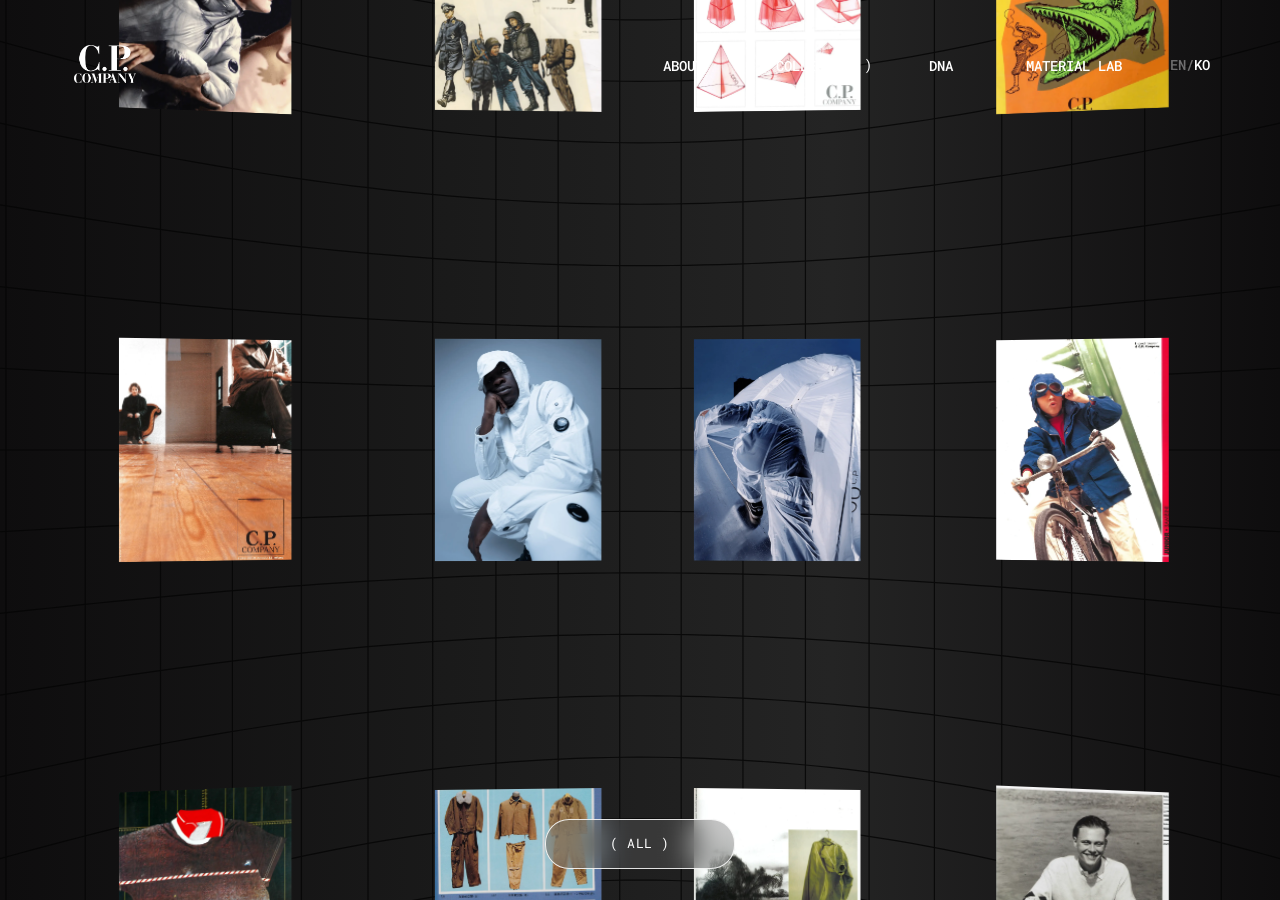
<file: collection.html>
<!doctype html>
<html lang="ko">
  <head>
    <meta charset="UTF-8" />
    <meta name="viewport" content="width=device-width, initial-scale=1.0" />

    <title>COLLECTION | C.P. Company</title>

    <!-- CSS -->
    <link rel="stylesheet" href="./css/style.css" />
    <link rel="stylesheet" href="./css/section/collection.css" />
  </head>

  <body>
    <!-- 헤더 -->
    <header id="header">
      <div class="header_inner">
        <!-- 로고 -->
        <h1 class="header_logo">
          <a href="./index.html">
            <img src="./img/logo.webp" alt="C.P. COMPANY" />
          </a>
        </h1>

        <!-- 헤더 오른쪽 -->
        <div class="header_right">
          <!-- PC 내비 -->
          <nav class="header_nav">
            <ul class="header_menu">
              <li class="header_item">
                <a href="about.html" class="header_link">
                  <span class="header_bracket header_bracket_left">(</span>
                  <span class="header_text">ABOUT</span>
                  <span class="header_bracket header_bracket_right">)</span>
                </a>
              </li>

              <li class="header_item">
                <a href="collection.html" class="header_link">
                  <span class="header_bracket header_bracket_left">(</span>
                  <span class="header_text">COLLECTION</span>
                  <span class="header_bracket header_bracket_right">)</span>
                </a>
              </li>

              <li class="header_item">
                <a href="dna.html" class="header_link">
                  <span class="header_bracket header_bracket_left">(</span>
                  <span class="header_text">DNA</span>
                  <span class="header_bracket header_bracket_right">)</span>
                </a>
              </li>

              <li class="header_item">
                <a href="material.html" class="header_link">
                  <span class="header_bracket header_bracket_left">(</span>
                  <span class="header_text">MATERIAL LAB</span>
                  <span class="header_bracket header_bracket_right">)</span>
                </a>
              </li>
            </ul>
          </nav>

          <!-- PC 한영 전환 -->
          <div class="header_language">
            <a href="#">EN</a>
            <span>/</span>
            <a href="#" class="header_active">KO</a>
          </div>

          <!-- 태블릿 메뉴 버튼 -->
          <button class="header_menu_btn" type="button">
            <span class="menu_text">MENU</span>
            <span class="close_text">× CLOSE</span>
          </button>
        </div>
      </div>
    </header>

    <!-- 태블릿 전체 메뉴 -->
    <div class="tablet_menu">
      <div class="tablet_language">
        <a href="#">EN</a>
        <span>/</span>
        <a href="#" class="header_active">KO</a>
      </div>

      <nav class="tablet_nav">
        <a href="about.html">ABOUT</a>
        <a href="collection.html">COLLECTION</a>
        <a href="dna.html">DNA</a>
        <a href="material.html">MATERIAL LAB</a>
      </nav>

      <div class="tablet_social">
        <a href="#" target="_blank">Instagram</a>
        <a href="#" target="_blank">Youtube</a>
        <a href="#" target="_blank">Kakao Talk</a>
      </div>
    </div>

    <!-- 컬렉션 -->
    <main id="main">
      <section id="collection" aria-label="C.P. Company Collection">
        <!-- 곡선형 배경 -->
        <div class="grid-background">
          <div class="grid-surface"></div>
        </div>

        <!-- 무한 스크롤 갤러리 -->
        <div class="collection-scene">
          <div class="collection-gallery" id="collectionGallery"></div>
        </div>

        <!-- 배경 클릭 시 카테고리 선택 해제 -->
        <button
          type="button"
          class="collection-overlay"
          id="collectionOverlay"
          aria-label="컬렉션 선택 해제"
          hidden
        ></button>

        <!-- 선택된 컬렉션 -->
        <div class="selected-gallery" id="selectedGallery" aria-hidden="true" inert></div>

        <!-- 카테고리 메뉴 -->
        <div class="category-menu" id="categoryMenu">
          <button
            type="button"
            class="category-trigger"
            id="categoryTrigger"
            aria-expanded="false"
            aria-controls="categoryPanel"
          >
            <span id="categoryLabel">( ALL )</span>
          </button>

          <div class="category-panel" id="categoryPanel" aria-hidden="true" inert>
            <button type="button" class="category-close" id="categoryClose" aria-label="메뉴 닫기">
              ×
            </button>

            <div class="category-list" id="categoryList">
              <button type="button" data-category="all">ALL</button>
              <button type="button" data-category="10-20">'10 - '20</button>
              <button type="button" data-category="00-10">'00 - '10</button>
              <button type="button" data-category="90-00">'90 - '00</button>
              <button type="button" data-category="80-90">'80 - '90</button>
              <button type="button" data-category="80-70">'80 - '70</button>
            </div>
          </div>
        </div>
      </section>
    </main>

    <!-- 상세페이지 모달 -->

    <dialog class="detail-modal" id="detailModal" aria-label="컬렉션 상세페이지">
      <!-- 닫기 버튼 -->
      <form method="dialog">
        <button type="submit" class="detail-close" id="detailClose" aria-label="상세페이지 닫기">
          ×
        </button>
      </form>

      <!-- 상세페이지 -->
      <iframe
        class="detail-frame"
        id="detailFrame"
        title="컬렉션 상세페이지"
        src="about:blank"
      ></iframe>
    </dialog>

    <!-- GSAP -->
    <script defer src="https://cdn.jsdelivr.net/npm/gsap@3.13.0/dist/gsap.min.js"></script>

    <!-- JS -->
    <script defer src="./js/header.js"></script>
    <script defer src="./js/collection.js"></script>

    <!-- 헤더 초기 실행 -->
    <script>
      document.addEventListener("DOMContentLoaded", () => {
        initHeader();
      });
    </script>
  </body>
</html>
</file>
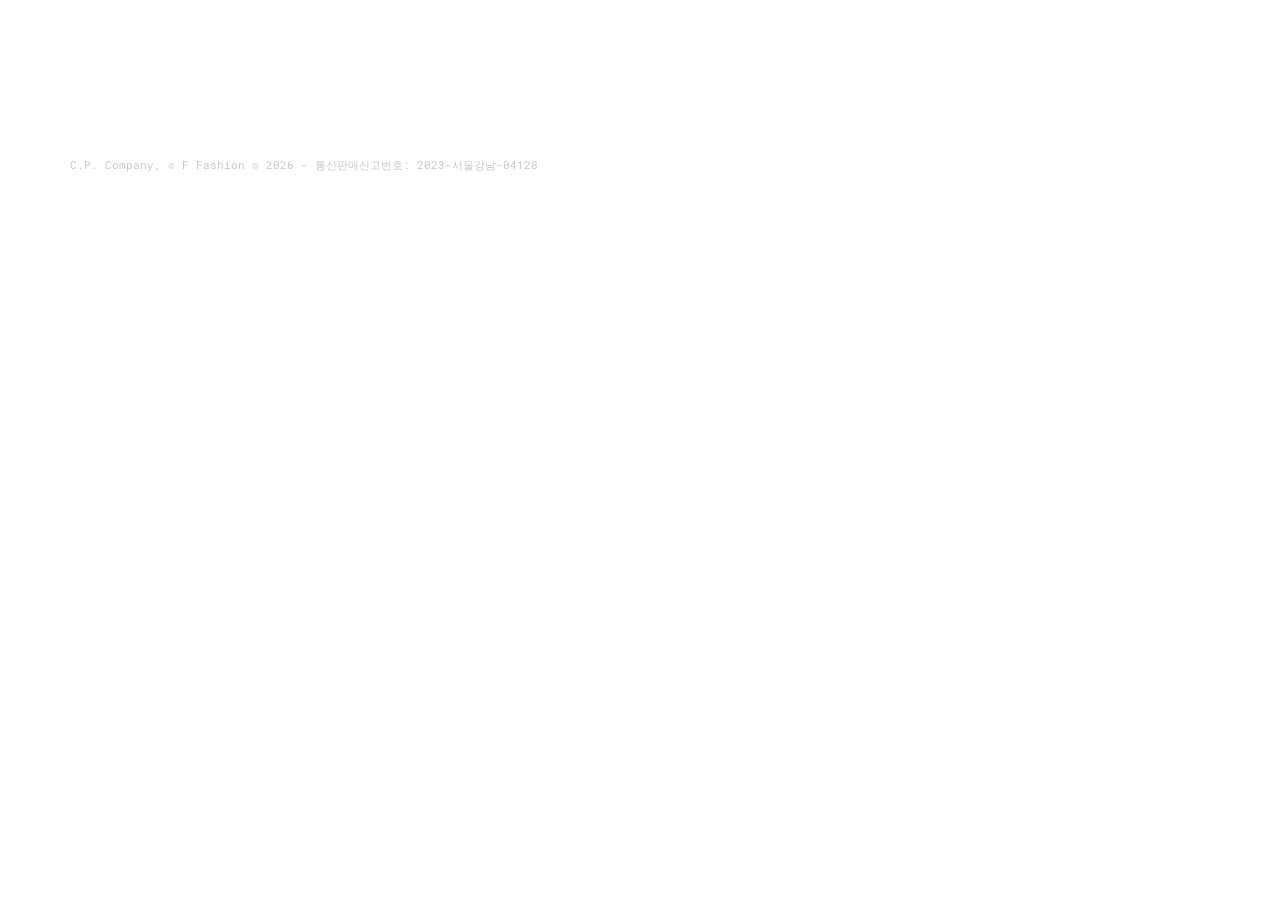
<file: components/footer.html>
<!doctype html>
<html lang="ko">
  <head>
    <meta charset="UTF-8" />
    <meta name="viewport" content="width=device-width, initial-scale=1.0" />
    <title>푸터</title>

    <!-- CSS -->
    <link rel="stylesheet" href="../css/style.css" />
    <link rel="stylesheet" href="../css/section/footer.css" />
  </head>

  <body>
    <!-- 푸터 -->
    <footer id="footer">
      <div class="footer_inner">
        <!-- 푸터 링크 -->
        <div class="footer_links">
          <!-- 01. 약관 -->
          <ul class="footer_group">
            <li>
              <a href="https://www.cpcompany.com/ko-kr/conditions-of-use.html">Terms of Use</a>
            </li>
            <li>
              <a href="https://www.cpcompany.com/ko-kr/privacy-policy-korea.html">Privacy Policy</a>
            </li>
            <li>
              <a href="https://www.cpcompany.com/ko-kr/corporate-information-kr.html"
                >Corporate Information</a
              >
            </li>
          </ul>

          <!-- 02. 서비스 -->
          <ul class="footer_group">
            <li>
              <a href="https://www.cpcompany.com/ko-kr/" target="_blank" rel="noopener noreferrer"
                >Stores</a
              >
            </li>
            <li>
              <a
                href="https://www.cpcompany.com/ko-kr/stores/"
                target="_blank"
                rel="noopener noreferrer"
                >Our Stores</a
              >
            </li>
            <li>
              <a
                href="https://www.cpcompany.com/ko-kr/certilogo.html"
                target="_blank"
                rel="noopener noreferrer"
                >Authenticity</a
              >
            </li>
          </ul>

          <!-- 03. SNS -->
          <ul class="footer_group">
            <li>
              <a
                href="https://www.instagram.com/cpcompany/"
                target="_blank"
                rel="noopener noreferrer"
                >Instagram ↗</a
              >
            </li>
            <li>
              <a
                href="https://www.youtube.com/@CPCompanyOfficial"
                target="_blank"
                rel="noopener noreferrer"
                >Youtube ↗</a
              >
            </li>
            <li>
              <a href="https://pf.kakao.com/_Ntwxlb" target="_blank" rel="noopener noreferrer"
                >Kakao Talk ↗</a
              >
            </li>
          </ul>

          <!-- 저작권 표시 -->
          <p class="footer_copy">Copyright © 1971. All rights reserved.</p>
        </div>

        <!-- 사업자 정보 -->
        <p class="footer_info">
          C.P. Company, © F Fashion © 2026 - 통신판매신고번호: 2023-서울강남-04128
        </p>
      </div>
    </footer>
  </body>
</html>
</file>
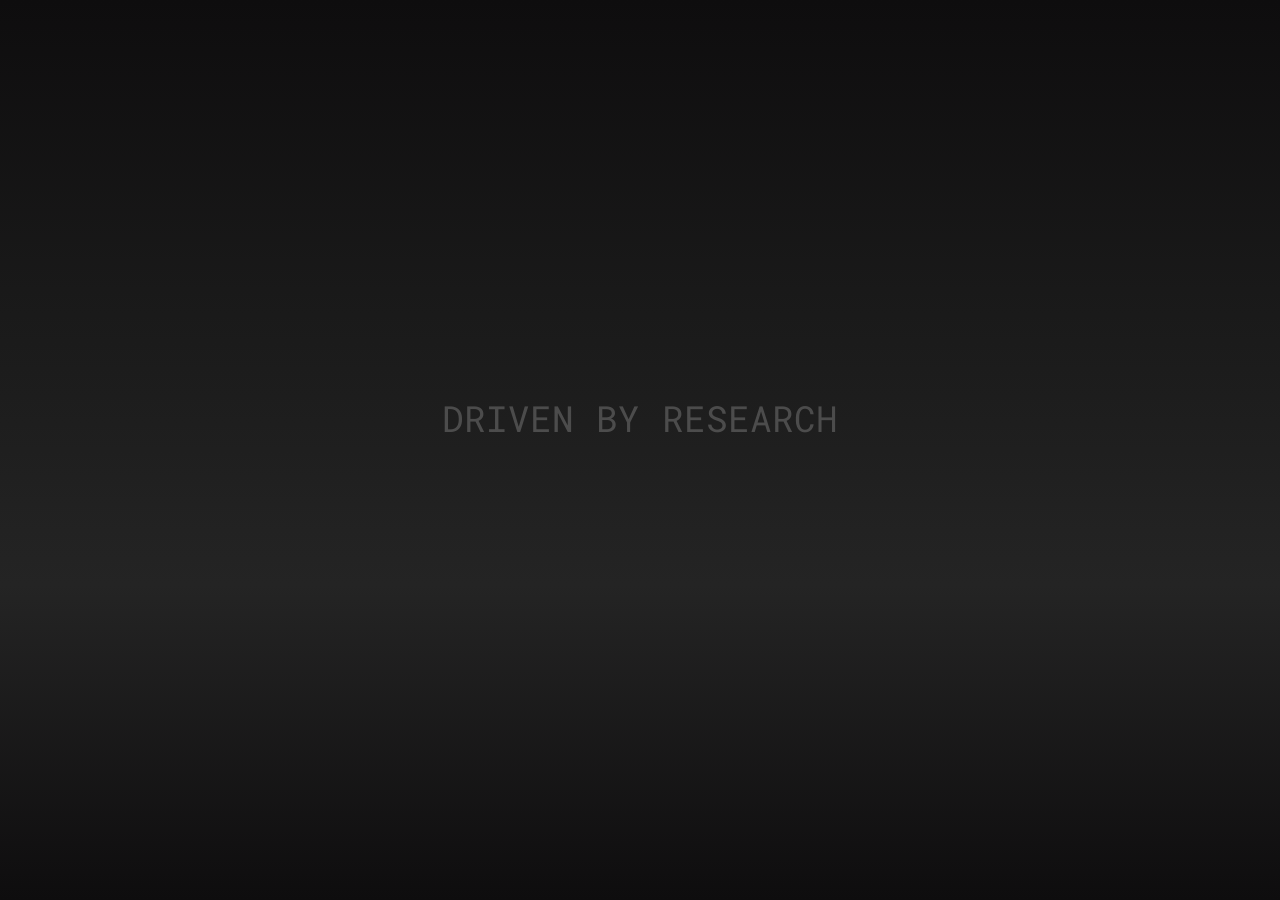
<file: components/loading.html>
<!doctype html>
<html lang="en">
  <head>
    <meta charset="UTF-8" />
    <meta name="viewport" content="width=device-width, initial-scale=1.0" />
    <title>LOADING</title>

    <!-- INTRO CSS -->
    <link rel="stylesheet" href="../css/setting/font.css" />
    <link rel="stylesheet" href="../css/setting/reset.css" />
    <link rel="stylesheet" href="../css/section/loading.css" />
  </head>

  <body>
    <!-- INTRO LOADING -->
    <div class="intro">
      <div class="intro_inner">
        <!-- 문구 영역 -->
        <div class="intro_text-wrap">
          <p class="intro_text">BORN IN 1971</p>
          <p class="intro_text">ROOTED IN UTILITY</p>
          <p class="intro_text">DRIVEN BY RESEARCH</p>
          <p class="intro_text">SHAPED BY FUNCTION</p>
          <p class="intro_text">MATERIALS REIMAGINED</p>
          <p class="intro_text">COLOUR IN MOTION</p>
          <p class="intro_text">DEFINED BY EXPERIMENT</p>
          <p class="intro_text">BEYOND THE ORDINARY</p>
        </div>

        <!-- 로고 영역 -->
        <div class="intro_logo">
          <!-- 왼쪽 로고 -->
          <div class="intro_logo-left">
            <img src="../img/loading/loading_logo_left.png" alt="" />
          </div>

          <!-- 오른쪽 로고 -->
          <div class="intro_logo-right">
            <img src="../img/loading/loading_logo_right.png" alt="" />
          </div>
        </div>
      </div>
    </div>

    <!-- 기존 메인 페이지 영역 -->

    <!-- GSAP -->
    <script src="https://cdnjs.cloudflare.com/ajax/libs/gsap/3.12.5/gsap.min.js"></script>

    <!-- INTRO JS -->
    <script src="../js/loading.js"></script>
  </body>
</html>
</file>
<file: css/style.css>
/* SETTING */
@import url("./setting/font.css");
@import url("./setting/reset.css");

/* COMMON */
@import url("./section/header.css");
@import url("./section/footer.css");
@import url("./section/loading.css");
</file>
<file: css/section/collection.css>
/* 기본 설정 */

html,
body {
  width: 100%;
  height: 100%;
}

body {
  background: #191919;
  color: #fff;
  overflow: hidden;
  overscroll-behavior: none;
}

button {
  font: inherit;
  cursor: pointer;
}
/* 헤더 클릭 영역 */
#header {
  pointer-events: none;
}
#header a,
#header button {
  pointer-events: auto;
}

/* 메인 영역 */

#main {
  width: 100%;
  height: 100%;
}

#collection {
  position: relative;
  width: 100%;
  height: 100vh;
  overflow: hidden;
  isolation: isolate;
}

/* 그리드 배경 */

.grid-background {
  position: absolute;
  inset: 0;
  z-index: 0;
  overflow: hidden;
  pointer-events: none;

  background: linear-gradient(90deg, #0e0d0e 0%, #1a1a1a 35%, #242424 65%, #0e0d0e 100%);
}

.grid-surface,
#roomGrid {
  width: 100%;
  height: 100%;
}

#roomGrid {
  display: block;
}

/* 컬렉션 갤러리 */

.collection-scene {
  position: absolute;
  inset: 0;
  z-index: 2;

  overflow-x: hidden;
  overflow-y: auto;
  overscroll-behavior: contain;
  scroll-behavior: auto;
  scrollbar-width: none;

  perspective: 1400px;
  perspective-origin: 50% 50%;
}

.collection-scene::-webkit-scrollbar {
  display: none;
}

.collection-gallery {
  display: grid;
  grid-template-columns: repeat(4, minmax(0, 1fr));
  grid-auto-rows: 50vh;

  width: 100%;
  transform-style: preserve-3d;

  pointer-events: none;
}

/* 컬렉션 이미지 */
.collection-item {
  position: relative;

  display: block;
  justify-self: center;
  align-self: center;

  width: 13vw;
  aspect-ratio: 3 / 4;

  transform-origin: center;

  backface-visibility: hidden;
  -webkit-backface-visibility: hidden;

  text-decoration: none;
  cursor: pointer;

  pointer-events: auto;
}

/* 이미지 위치 및 기울기 */

.collection-item:nth-child(4n + 1) {
  transform: translateX(3.6vw) rotateY(10deg);
}

.collection-item:nth-child(4n + 2) {
  transform: translateX(3vw) rotateY(3deg);
}

.collection-item:nth-child(4n + 3) {
  transform: translateX(-1.8vw) rotateY(-3deg);
}

.collection-item:nth-child(4n + 4) {
  transform: translateX(-3vw) rotateY(-10deg);
}

.collection-item img,
.selected-item img {
  position: absolute;
  inset: 0;

  display: block;
  width: 100%;
  height: 100%;

  object-fit: cover;
  pointer-events: none;
}

/* 헤더 */

.collection-header {
  position: absolute;
  top: 0;
  left: 0;
  z-index: 20;

  width: 100%;
  padding: 30px 2.65vw;

  display: flex;
  justify-content: space-between;
  align-items: flex-start;

  pointer-events: none;
}

.collection-header a {
  color: #fff;
  text-decoration: none;
  pointer-events: auto;
}

.collection-logo {
  display: flex;
  flex-direction: column;
  align-items: center;

  font-family: Georgia, serif;
  font-weight: 700;
  line-height: 0.8;
}

.collection-logo span {
  font-size: 31px;
}

.collection-logo small {
  margin-top: 6px;
  font-size: 12px;
}

.collection-nav {
  display: flex;
  align-items: center;
  gap: 50px;

  padding-top: 8px;

  font-family: Arial, sans-serif;
  font-size: 13px;
  font-weight: 600;
}

.language {
  font-size: 11px;
}

.language span {
  color: #686868;
}

/* 배경 블러 효과 */

.grid-background,
.collection-scene {
  transition: filter 0.4s ease;
}

#collection.is-selected .grid-background,
#collection.is-selected .collection-scene {
  filter: blur(12px) brightness(0.6);
}

/* 블러 영역 클릭 */

.collection-overlay {
  position: absolute;
  inset: 0;
  z-index: 5;

  width: 100%;
  height: 100%;

  border: none;
  background: transparent;
  cursor: default;
}

.collection-overlay[hidden] {
  display: none;
}

/* 선택된 컬렉션 */

.selected-gallery {
  position: absolute;
  z-index: 8;

  top: 30.2%;
  left: 50%;

  width: 83%;

  display: grid;
  grid-template-columns: repeat(5, minmax(0, 1fr));
  gap: 3.9vw;

  transform: translateX(-50%);

  opacity: 0;
  visibility: hidden;
  pointer-events: none;

  transition:
    opacity 0.3s ease,
    visibility 0.3s;
}

.selected-gallery.is-visible {
  opacity: 1;
  visibility: visible;
}

/* 선택된 컬렉션 이미지 */
.selected-item {
  position: relative;

  display: block;
  width: 100%;
  aspect-ratio: 0.72;

  overflow: hidden;

  pointer-events: auto;
  cursor: pointer;
}

/* 이미지 4개 중앙 정렬 */

.selected-gallery[data-count="4"] {
  width: calc(66.4% - 0.78vw);

  grid-template-columns: repeat(4, minmax(0, 1fr));
  gap: 3.9vw;
}

/* 카테고리 메뉴 */

.category-menu {
  position: absolute;
  z-index: 15;

  left: 50%;
  bottom: 3.4%;

  width: 190px;
  height: 50px;

  transform: translateX(-50%);
  overflow: hidden;

  border: 1px solid rgba(255, 255, 255, 0.85);
  border-radius: 24px;

  background: rgba(103, 103, 103, 0.36);
  backdrop-filter: blur(15px);
  -webkit-backdrop-filter: blur(15px);

  transition: height 0.35s ease;
}

.category-menu.is-open {
  height: 286px;
}

/* 카테고리 버튼 */

.category-trigger {
  position: absolute;
  left: 0;
  bottom: 0;

  width: 100%;
  height: 50px;

  border: none;
  background: transparent;

  color: #fff;
  font-family: "Roboto Mono", monospace;
  font-size: 13px;
  letter-spacing: 0.035em;
}

.category-menu.is-open .category-trigger {
  opacity: 0;
  pointer-events: none;
}

/* 카테고리 펼침 영역 */

.category-panel {
  position: absolute;
  inset: 0;

  display: flex;
  flex-direction: column;
  align-items: center;

  opacity: 0;
  pointer-events: none;

  transition: opacity 0.2s ease;
}

.category-menu.is-open .category-panel {
  opacity: 1;
  pointer-events: auto;
}

.category-close {
  width: 100%;
  height: 47px;

  flex-shrink: 0;

  border: none;
  background: transparent;

  color: #fff;
  font-size: 23px;
  font-weight: 200;
}

.category-list {
  width: 100%;

  display: flex;
  flex-direction: column;
}

.category-list button {
  width: 100%;
  height: 37px;

  flex-shrink: 0;

  border: none;
  background: transparent;

  color: #fff;
  font-family: "Roboto Mono", monospace;
  font-size: 13px;
  letter-spacing: 0.035em;
}

.category-list button[aria-pressed="true"]::before {
  content: "( ";
}

.category-list button[aria-pressed="true"]::after {
  content: " )";
}

/* 키보드 선택 표시 */

.collection-item:focus-visible,
.selected-item:focus-visible,
.category-menu button:focus-visible {
  outline: 2px solid #fff;
  outline-offset: 3px;
}

/* 상세페이지 모달 */

.detail-modal {
  --detail-scale: 0.6;

  position: fixed;
  inset: 0;

  width: calc(100vw * var(--detail-scale));
  height: 65vh;

  max-width: none;
  max-height: none;

  margin: auto;
  padding: 0;

  border: none;
  outline: none;

  background: #191919;

  overflow: hidden;
}

/* 상세페이지 닫기 버튼 */

.detail-close {
  position: absolute;
  top: 1.5vw;
  right: 1.5vw;
  z-index: 10;

  width: 40px;
  height: 40px;

  display: flex;
  justify-content: center;
  align-items: center;

  padding: 0;
  border: none;
  background: transparent;

  color: #fff;
  font-family: "Roboto Mono", monospace;
  font-size: 32px;
  font-weight: 300;
  line-height: 1;

  cursor: pointer;
}

.detail-modal:not([open]) {
  display: none;
}

/* 상세페이지 등장 */

.detail-modal[open] {
  animation: detailOpen 0.35s ease both;
}

@keyframes detailOpen {
  from {
    opacity: 0;
    transform: translateY(15px);
  }

  to {
    opacity: 1;
    transform: translateY(0);
  }
}

/* 상세페이지 뒤 배경 */

.detail-modal::backdrop {
  background: rgba(0, 0, 0, 0.55);

  backdrop-filter: blur(12px);
  -webkit-backdrop-filter: blur(12px);

  animation: detailBackdrop 0.35s ease both;
}

@keyframes detailBackdrop {
  from {
    opacity: 0;
  }

  to {
    opacity: 1;
  }
}

/* 상세페이지 불러오기 */

.detail-frame {
  position: absolute;
  top: 0;
  left: 0;

  display: block;

  width: 100vw;
  height: calc(100% / var(--detail-scale));

  transform: scale(var(--detail-scale));
  transform-origin: top left;

  border: none;
  background: #191919;
}

/* 포스터 클릭 강조 효과 제거 */
.gallery-item,
.gallery-item:hover,
.gallery-item:focus,
.gallery-item:focus-visible,
.gallery-item:active {
  outline: none !important;
  box-shadow: none !important;
  background: transparent !important;
  border: none !important;

  -webkit-tap-highlight-color: transparent;
}

/* 1024px 태블릿 */

@media (max-width: 1024px) {
  .collection-gallery {
    grid-auto-rows: 30vh;
  }

  /* 상세페이지 */
  .detail-modal {
    --detail-scale: 0.8;
    height: 70vh;
  }
}

/* 768px 태블릿 */

@media (max-width: 768px) {
  /* 컬렉션 3열 */

  .collection-gallery {
    grid-template-columns: repeat(3, minmax(0, 1fr));
    grid-auto-rows: 28.65vw;
  }

  .collection-item {
    width: 19.53vw;
  }

  /* 이미지 위치 및 기울기 */

  .collection-item:nth-child(n) {
    transform: none;
  }

  .collection-item:nth-child(3n + 1) {
    transform: translateX(3.4vw) rotateY(9deg);
  }

  .collection-item:nth-child(3n + 2) {
    transform: rotateY(0deg);
  }

  .collection-item:nth-child(3n + 3) {
    transform: translateX(-4.56vw) rotateY(-9deg);
  }

  /* 선택된 컬렉션 5개 */
  .selected-gallery {
    top: 35.5%;
    width: 88.5%;
    gap: 3.2vw;
  }

  .selected-item {
    aspect-ratio: 3 / 4;
  }

  /* 이미지 4개 중앙 정렬 */
  .selected-gallery[data-count="4"] {
    width: calc(70.8% - 0.64vw);

    grid-template-columns: repeat(4, minmax(0, 1fr));
    gap: 3.2vw;
  }

  /* 카테고리 메뉴 */
  .category-menu {
    bottom: 6%;
    width: clamp(174px, 25.8vw, 198px);
  }

  .category-menu.is-open {
    height: 306px;
  }

  .detail-modal {
    --detail-scale: 0.75;

    width: 75vw;
    height: 65vh;
  }
}

/* 480px 모바일 */

@media (max-width: 480px) {
  /* 컬렉션 2열 */

  .collection-gallery {
    width: 80vw;
    margin: 0 auto;

    grid-template-columns: repeat(2, minmax(0, 1fr));
    grid-auto-rows: 44.6vw;

    transform: translateX(-1.46vw);
  }

  /* 원통형 이미지 */

  .collection-item:nth-child(n) {
    width: 28vw;

    transform: translate3d(0, var(--wheel-y, 0px), var(--wheel-z, 0px))
      rotateX(var(--wheel-x, 0deg)) rotateY(var(--base-y, 0deg));

    will-change: transform;
  }

  /* 이미지 기본 기울기 */

  .collection-item:nth-child(2n + 1) {
    --base-y: 7deg;
  }

  .collection-item:nth-child(2n) {
    --base-y: -7deg;
  }

  /* 선택된 컬렉션 3 + 2 배열 */

  .selected-gallery {
    top: 48%;
    left: 50%;

    width: min(92%, 390px);

    display: grid;
    grid-template-columns: repeat(6, minmax(0, 1fr));

    column-gap: 1.7vw;
    row-gap: clamp(12px, 5vw, 24px);

    justify-items: center;
    align-items: center;

    transform: translate(-50%, -50%);
  }

  .selected-item {
    grid-column: span 2;

    width: min(100%, clamp(96px, 23.3vw, 112px), 15vh);
    aspect-ratio: 0.72;

    overflow: hidden;
    pointer-events: auto;
  }

  /* 아랫줄 이미지 2개 중앙 정렬 */

  .selected-item:nth-child(4) {
    grid-column: 2 / span 2;
  }

  .selected-item:nth-child(5) {
    grid-column: 4 / span 2;
  }

  /* 이미지 4개일 때 2 + 2 배열 */

  .selected-gallery[data-count="4"] {
    width: min(75%, 270px);

    grid-template-columns: repeat(2, minmax(0, 1fr));
    column-gap: 3vw;
  }

  .selected-gallery[data-count="4"] .selected-item:nth-child(n) {
    grid-column: auto;
  }

  /* 카테고리 메뉴 */

  .category-menu {
    bottom: 3%;

    width: clamp(150px, 36.25vw, 174px);
    height: 40px;

    border-radius: 22px;
  }

  .category-trigger {
    height: 40px;
  }

  .category-menu.is-open {
    height: 330px;
  }

  .category-close {
    height: 50px;
  }

  .category-list button {
    height: 43px;
  }

  /* 상세페이지 */
  .detail-modal {
    --detail-scale: 0.92;

    width: 92vw;
    height: 84vh;
    height: 84dvh;
  }
}

/* 모션 최소화 설정 */

@media (prefers-reduced-motion: reduce) {
  .detail-modal[open],
  .detail-modal::backdrop {
    animation: none;
  }
}
</file>
<file: css/section/footer.css>
/* 푸터 */

#footer {
  width: 100%;
  padding: clamp(1.5rem, 2.5vw, 3rem) 70px;
  margin-top: auto;
}

.footer_inner {
  width: 100%;
  font-family: "Roboto Mono", monospace;
}

/* 푸터 링크 */

.footer_links {
  display: flex;
  align-items: flex-start;
  width: 100%;
  gap: clamp(1.5rem, 3vw, 3.5625rem);
}

/* 링크 그룹 */

.footer_group {
  display: flex;
  flex-direction: column;
  gap: 0.75rem;
}

.footer_group a {
  display: inline-block;
  color: #fff;
  font-size: 0.875rem;
  font-weight: 400;
  line-height: 1.5;
  white-space: nowrap;
  transition: opacity 0.3s ease;
}

.footer_group a:hover {
  opacity: 0.5;
}

/* 저작권 표시 */

.footer_copy {
  align-self: flex-end;
  margin-left: auto;
  color: #fff;
  font-size: 0.875rem;
  font-weight: 400;
  white-space: nowrap;
}

/* 사업자 정보 */

.footer_info {
  margin-top: clamp(2rem, 2.76vw, 3.3125rem);
  color: #c7c7c7;
  font-size: 0.7rem;
  font-weight: 400;
  line-height: 1.5;
}

/* 노트북 */

@media (max-width: 1024px) {
  #footer {
    padding-inline: 54px;
  }

  .footer_links {
    flex-wrap: wrap;
    column-gap: clamp(1.5rem, 4vw, 3.5625rem);
    row-gap: 2rem;
  }

  .footer_copy {
    width: 100%;
    text-align: right;
  }
}

/* 태블릿 */

@media (max-width: 768px) {
  #footer {
    padding: clamp(1.25rem, 5vw, 2.5rem) 40px;
  }

  .footer_links {
    display: grid;
    grid-template-columns: repeat(3, max-content);
    column-gap: clamp(1.5rem, 4vw, 3.5625rem);
    row-gap: 2rem;
    align-items: start;
  }

  .footer_copy {
    grid-column: 1 / -1;
    width: 100%;
    margin-left: 0;
    justify-self: start;
    align-self: start;
    text-align: left;
  }
}

/* 모바일 */

@media (max-width: 480px) {
  #footer {
    padding-inline: 30px;
  }

  .footer_links {
    grid-template-columns: 1fr;
    row-gap: 2rem;
  }

  .footer_copy {
    grid-column: 1;
  }
}
</file>
<file: css/setting/font.css>
/* GOOGLE FONTS, ROBOTO MONO / CORMORANT GARAMOND / INTER */

@import url("https://fonts.googleapis.com/css2?family=Roboto+Mono:wght@100;200;300;400;500;600;700&family=Cormorant+Garamond:ital,wght@0,300..700;1,300..700&family=Inter:ital,opsz,wght@0,14..32,100..900;1,14..32,100..900&display=swap");

/* SUIT 한글 폰트 */

@font-face {
  font-family: "Suit";
  src: url("https://cdn.jsdelivr.net/gh/projectnoonnu/noonfonts_suit@1.0/SUIT-Thin.woff2")
    format("woff2");
  font-weight: 100;
  font-display: swap;
}

@font-face {
  font-family: "Suit";
  src: url("https://cdn.jsdelivr.net/gh/projectnoonnu/noonfonts_suit@1.0/SUIT-ExtraLight.woff2")
    format("woff2");
  font-weight: 200;
  font-display: swap;
}

@font-face {
  font-family: "Suit";
  src: url("https://cdn.jsdelivr.net/gh/projectnoonnu/noonfonts_suit@1.0/SUIT-Light.woff2")
    format("woff2");
  font-weight: 300;
  font-display: swap;
}

@font-face {
  font-family: "Suit";
  src: url("https://cdn.jsdelivr.net/gh/projectnoonnu/noonfonts_suit@1.0/SUIT-Regular.woff2")
    format("woff2");
  font-weight: 400;
  font-display: swap;
}

@font-face {
  font-family: "Suit";
  src: url("https://cdn.jsdelivr.net/gh/projectnoonnu/noonfonts_suit@1.0/SUIT-Medium.woff2")
    format("woff2");
  font-weight: 500;
  font-display: swap;
}

@font-face {
  font-family: "Suit";
  src: url("https://cdn.jsdelivr.net/gh/projectnoonnu/noonfonts_suit@1.0/SUIT-SemiBold.woff2")
    format("woff2");
  font-weight: 600;
  font-display: swap;
}

@font-face {
  font-family: "Suit";
  src: url("https://cdn.jsdelivr.net/gh/projectnoonnu/noonfonts_suit@1.0/SUIT-Bold.woff2")
    format("woff2");
  font-weight: 700;
  font-display: swap;
}

@font-face {
  font-family: "Suit";
  src: url("https://cdn.jsdelivr.net/gh/projectnoonnu/noonfonts_suit@1.0/SUIT-ExtraBold.woff2")
    format("woff2");
  font-weight: 800;
  font-display: swap;
}

@font-face {
  font-family: "Suit";
  src: url("https://cdn.jsdelivr.net/gh/projectnoonnu/noonfonts_suit@1.0/SUIT-Heavy.woff2")
    format("woff2");
  font-weight: 900;
  font-display: swap;
}

/* 가변 폰트 */

@font-face {
  font-family: "SuitVariable";
  src: url("https://cdn.jsdelivr.net/gh/Project-Noonnu/2611030106@font-variable-845/variable-845/SUIT-Variable.woff2")
    format("woff2");
  font-weight: 100 900;
  font-display: swap;
}

/* DEFAULT FONT */

/* body {
  font-family: "Roboto Mono", "Suit", sans-serif;
} */

html {
  font-family: "Roboto Mono", "Suit", sans-serif;
}

body,
button,
input,
textarea,
select {
  font-family: inherit;
}
</file>
<file: css/section/loading.css>
/* INTRO LOADING */

body {
  margin: 0;
}

.intro,
.intro *,
.intro *::before,
.intro *::after {
  box-sizing: border-box;
}

.intro {
  position: fixed;
  inset: 0;
  width: 100%;
  height: 100vh;
  height: 100svh;
  z-index: 9999;
  overflow: hidden;
  isolation: isolate;
}

/* Background */

.intro::before {
  content: "";
  position: absolute;
  inset: 0;
  z-index: -1;
  background: linear-gradient(180deg, #0e0d0e 0%, #1a1a1a 35%, #242424 65%, #0e0d0e 100%);
  pointer-events: none;
}

/* Inner */

.intro_inner {
  position: relative;
  width: calc(100% - 120px);
  max-width: 1600px;
  height: 100%;
  margin: 0 auto;

  display: grid;
  place-items: center;
}

/* Text */

.intro_text-wrap {
  grid-area: 1 / 1;
  position: relative;
  width: 100%;
  height: 1.5em;
  margin-top: -7vh;
  font-size: 36px;
}

.intro_text {
  position: absolute;
  inset: 0;

  display: flex;
  justify-content: center;
  align-items: center;

  margin: 0;
  color: #ffffff;
  font-family: "Roboto Mono", monospace;
  font-size: inherit;
  font-weight: 400;
  line-height: 1.2;
  letter-spacing: 0;
  text-align: center;
  white-space: nowrap;

  opacity: 0;
  visibility: hidden;
}

/* Logo */

.intro_logo {
  grid-area: 1 / 1;

  display: flex;
  justify-content: center;
  align-items: flex-start;

  width: max-content;
  height: auto;
  margin: -7vh 0 0;
  padding: 0;

  opacity: 0;
  visibility: hidden;
}

.intro_logo-left,
.intro_logo-right {
  flex: 0 0 auto;
  width: auto;
  height: auto;
  margin: 0;
  padding: 0;
}

.intro_logo-left img,
.intro_logo-right img {
  display: block;
  width: auto;
  height: clamp(40px, 8vw, 120px);
  max-width: none;
  margin: 0;
  padding: 0;
  object-fit: contain;
}

/* Tablet */

@media (max-width: 1024px) {
  .intro_inner {
    width: calc(100% - 80px);
  }

  .intro_text-wrap {
    margin-top: 0;
    font-size: 28px;
  }

  .intro_logo-left img,
  .intro_logo-right img {
    height: clamp(40px, 9.8vw, 100px);
  }

  .intro_logo {
    margin-top: 0;
    position: relative;
    top: clamp(3px, 0.55vw, 6px);
  }
}

/* Mobile */

@media (max-width: 768px) {
  .intro_inner {
    width: calc(100% - 60px);
  }

  .intro_text-wrap {
    font-size: 24px;
  }

  .intro_logo-left img,
  .intro_logo-right img {
    height: clamp(35px, 9.5vw, 75px);
  }
}

@media (max-width: 480px) {
  .intro_inner {
    width: calc(100% - 40px);
  }

  .intro_text-wrap {
    font-size: clamp(15px, 4.17vw, 20px);
  }

  .intro_logo-left img,
  .intro_logo-right img {
    height: clamp(28px, 9vw, 44px);
  }
}
</file>
